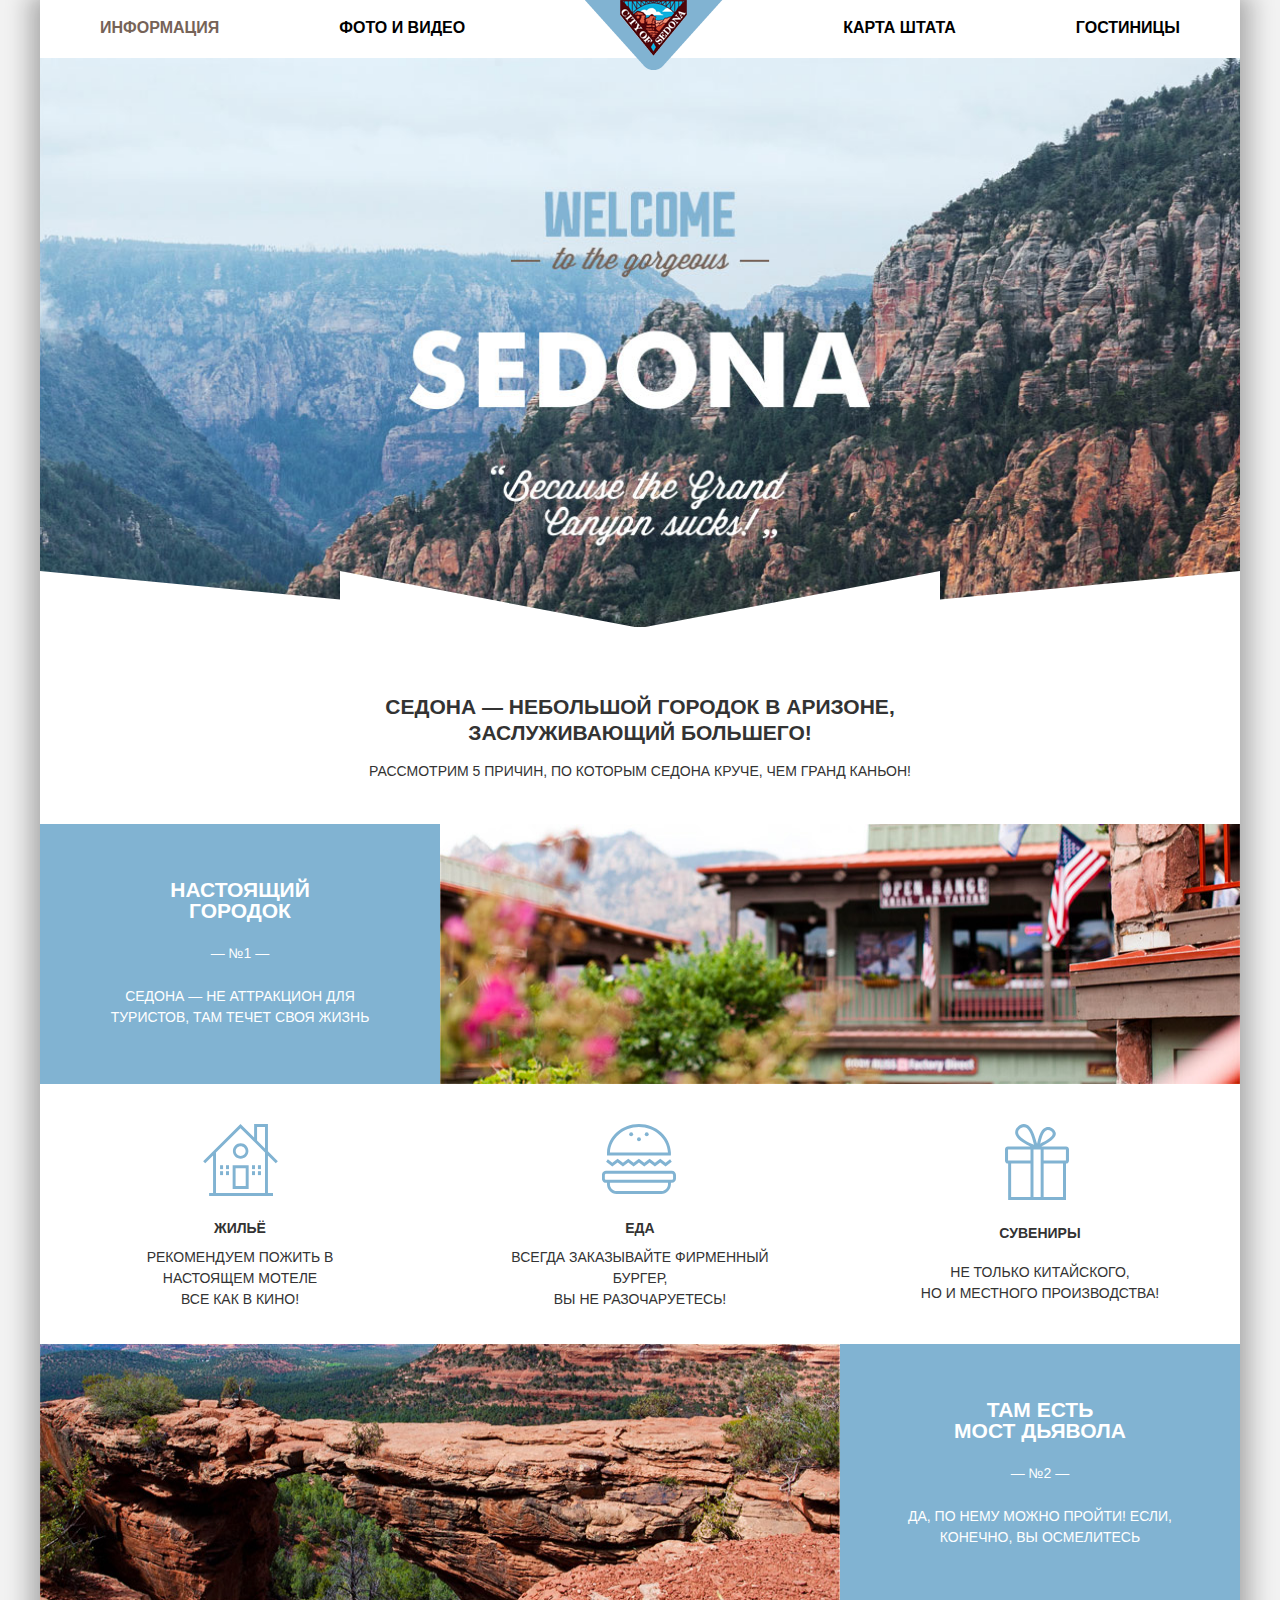
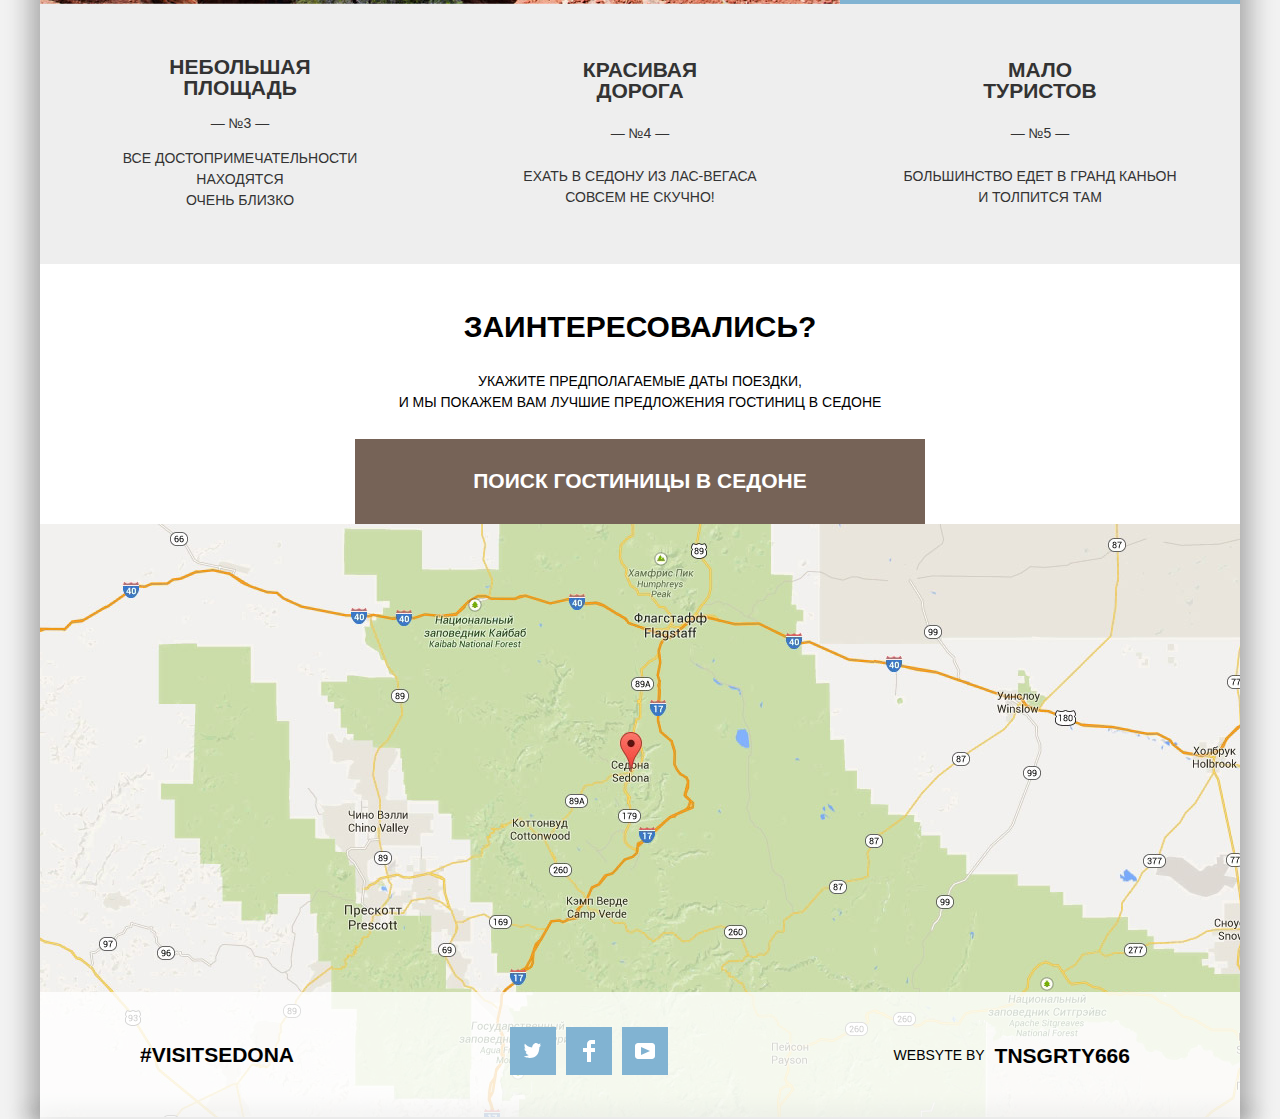
<file: index.html>
<!DOCTYPE html>
<html lang="ru">

<head>
  <meta charset="UTF-8">
  <title>Городок SEDONA</title>
  <link rel="stylesheet" href="styles/normalize.css">
  <link rel="stylesheet" href="styles/styles.css">
</head>

<body class="shadow">
  <header>
    <nav class="main-navigation">
      <ul class="main-navigation-list">
        <li><a>Информация</a></li>
        <li><a href="#">Фото и видео</a></li>
        <li><a><img src="images/logos/logo.png" alt="Логотип города Седона"></a></li>
        <li><a href="#">Карта штата</a></li>
        <li><a href="hotels.html">Гостиницы</a></li>
      </ul>
    </nav>
    <section class="promo">
      <h3 class="visually-hidden">Добро пожаловать в Седону!</h3>
      <img src="images/background.jpg" alt="Живописный вид на скалы и лес" width="1200" height="510">
    </section>
  </header>

  <main>
    <h1 class="main-title">Седона — небoльшой городок в Аризоне,<br> заслуживающий большего!</h1>
    <article class=" reasons">
      <h2>Рассмотрим 5 причин, по которым Седона круче, чем гранд каньон!</h2>
      <section class="reason-list">
        <h3 class="visually-hidden">Наши преимущества</h3>
        <div class="reason-wrapper-1">
          <p class="reason-item-town">
            <strong>Настоящий<br> городок</strong>
            <b>— №1 —</b>
            <b>Седона — не аттракцион для туристов, там течет своя жизнь</b>
          </p>
          <img src="images/content/town.jpg" alt="Фото старинного деревянного здания на фоне гор" width="800" height="260">
        </div>

        <div class="reason-wrapper-3">
          <img src="images/content/bridge.jpg" alt="Фото двух красных скал, образующих арку" width="800" height="260">
          <p class="reason-item-bridge">
            <strong>Там есть<br> мост дьявола</strong>
            <b>— №2 —</b>
            <b>Да, по нему можно пройти! Если, конечно, Вы осмелитесь</b>
          </p>
        </div>

        <div class="reason-wrapper-4">
          <p class="reason-other">
            <strong>Небольшая<br> площадь</strong>
            <b>— №3 —</b>
            <b>Все достопримечательности находятся<br> очень близко</b>
          </p>
          <p class="reason-other">
            <strong>Красивая<br> дорога</strong>
            <b>— №4 —</b>
            <b>Ехать в Седону из Лас-Вегаса<br> совсем не скучно!</b>
          </p>
          <p class="reason-other">
            <strong>Мало<br> туристов</strong>
            <b>— №5 —</b>
            <b>Большинство едет в Гранд Каньон<br> и толпится там</b>
          </p>
        </div>

        <section class="recommendation">
          <h3 class="visually-hidden">Наши рекомендации</h3>
          <ul class="reason-wrapper-2">
            <li class="recommendation-housing">
              <b>Жильё</b>
              <p>Рекомендуем пожить в настоящем мотеле<br> Все как в кино!</p>
            </li>
            <li class="recommendation-food">
              <b>Еда</b>
              <p>Всегда заказывайте фирменный бургер,<br> Вы не разочаруетесь!</p>
            </li>
            <li class="recommendation-souvenirs">
              <b>Сувениры</b>
              <p>Не только китайского,<br> но и местного производства!</p>
            </li>
          </ul>
        </section>
      </section>
    </article>

    <section class="booking">
      <h2 class="visually-hidden">Поиск гостиницы</h2>
      <strong>Заинтересовались?</strong>
      <p>Укажите предполагаемые даты поездки,<br> и мы покажем вам лучшие предложения гостиниц в седоне</p>
      <button class="button button-search js-search-button">Поиск гостиницы в Cедоне</button>
    </section>

    <section class="map">
      <iframe src="https://www.google.com/maps/embed?pb=!1m18!1m12!1m3!1d104770.38006208808!2d-111.86500682651474!3d34.85435842187661!2m3!1f0!2f0!3f0!3m2!1i1024!2i768!4f13.1!3m3!1m2!1s0x872da132f942b00d%3A0x5548c523fa6c8efd!2z0KHQtdC00L7QvdCwLCDQkNGA0LjQt9C-0L3QsCA4NjMzNiwg0KHQqNCQ!5e0!3m2!1sru!2sru!4v1565038781005!5m2!1sru!2sru" width="1200" height="870" frameborder="0" style="border:0" allowfullscreen></iframe>
      <img src="images/content/map.jpg" alt="Карта расположения" width="1200" height="593">
    </section>
  </main>

  <footer class="shadow footer-transparent">
    <section class="footer-social">
      <h2 class="visually-hidden">Мы в соцсетях</h2>
      <a class="hashtag" href="">#visitsedona</a>
      <ul>
        <li><a class="twitter" href="#"><span class="visually-hidden">Twitter</span></a></li>
        <li><a class="facebook" href="#"><span class="visually-hidden">Facebook</span></a></li>
        <li><a class="youtube" href="#"><span class="visually-hidden">Youtube</span></a></li>
      </ul>
      <p>Websyte by<a class="author-tag" href="#">TNSGRTY666</a></p>
    </section>
  </footer>

  <section class="modal">
    <form action="https://echo.htmlacademy.ru" method="get">
      <ul class="dates">
        <li>
          <label for="date-in">Дата заезда:</label>
          <input class="calendar-icon" id="date-in" type="text" name="date-in" placeholder="01 мая 2020">
        </li>
        <li>
          <label for="date-out">Дата выезда:</label>
          <input class="calendar-icon" id="date-out" type="text" name="date-out" placeholder="15 мая 2020">
        </li>
      </ul>
      <ul class="visitors">
        <li>
          <label for="adult">Взрослые:</label>
          <input id="adult" type="text" name="visitor" value="2">
        </li>
        <li>
          <label for="children">Дети:</label>
          <input id="children" type="text" name="children" value="0" placeholder="1">
        </li>
      </ul>
      <button class="button button-form">Найти</button>
    </form>
  </section>

  <script src="scripts/popup.min.js"></script>

</body>
</html>
</file>
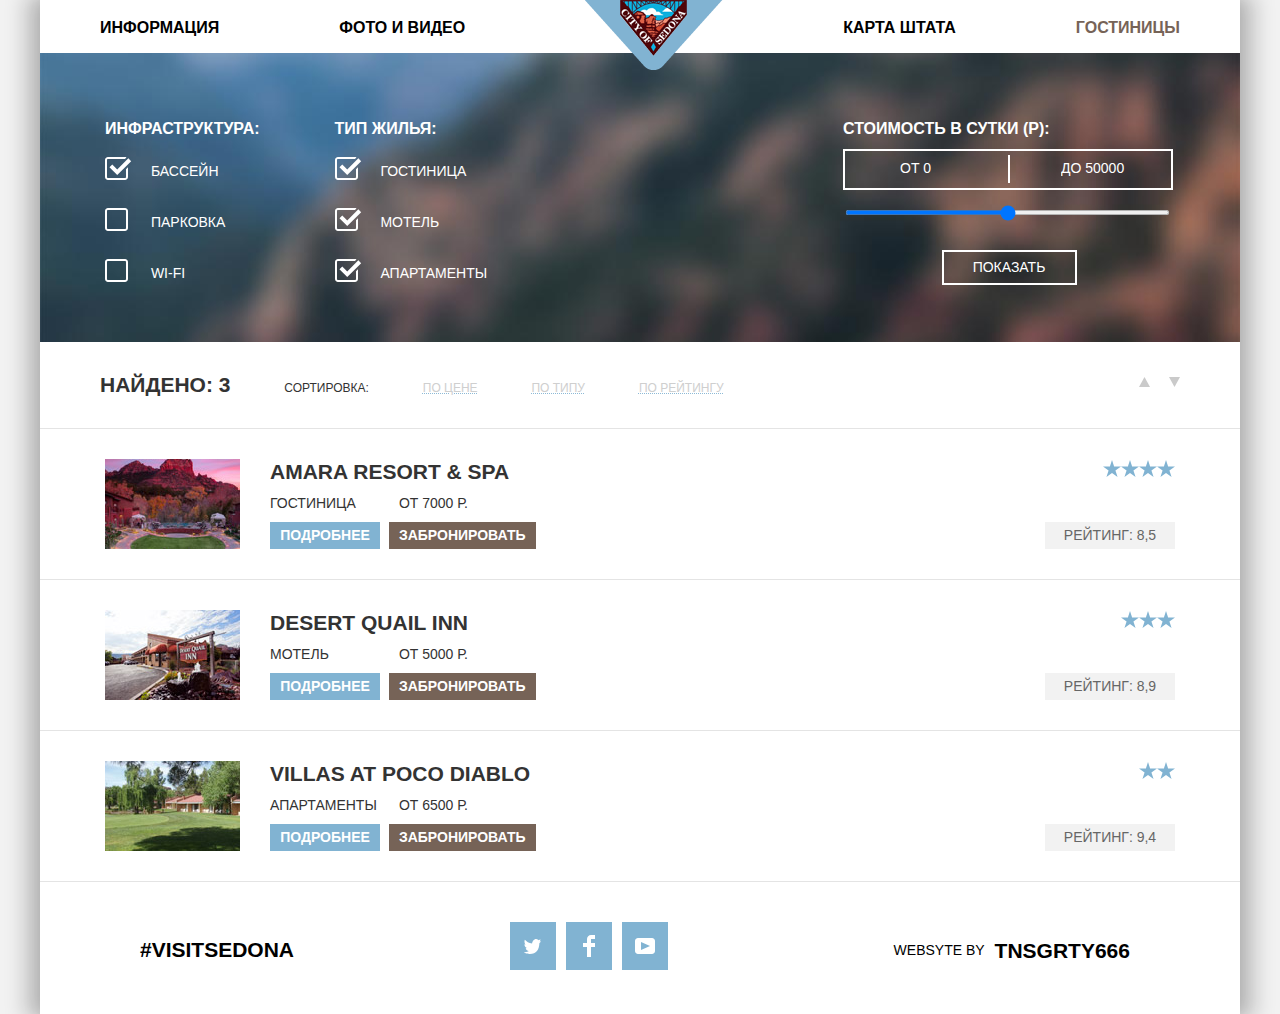
<file: hotels.html>
<!DOCTYPE html>
<html lang="ru">

<head>
  <meta charset="UTF-8">
  <title>Городок SEDONA</title>
  <link rel="stylesheet" href="styles/normalize.css">
  <link rel="stylesheet" href="styles/styles.min.css">
</head>

<body class="shadow inner-page">
  <header>
    <nav class="main-navigation">
      <ul class="main-navigation-list">
        <li><a href="index.html">Информация</a></li>
        <li><a href="#">Фото и видео</a></li>
        <li><a><img src="images/logos/logo.png" alt="Логотип города Седона"></a></li>
        <li><a href="#">Карта штата</a></li>
        <li><a>Гостиницы</a></li>
      </ul>
    </nav>
  </header>
  <main>

    <h1 class="visually-hidden">Седона — небольшой городок в Аризоне, заслуживающий большего!</h1>
    <section class="hotels-forms">
      <h2 class="visually-hidden">Поиск отеля</h2>
      <form class="filter" action="https://echo.htmlacademy.ru" method="get">
        <div class="accomodations">
          <div class="infrastructure">
            <fieldset>
              <legend>Инфраструктура:</legend>
              <ul>
                <li class="filter-option">
                  <label for="filter-swimming">
                    <input class="visually-hidden filter-input-checkbox" type="checkbox" name="swimming-pool" id="filter-swimming" checked>
                    <span class="checkbox-indicator"></span>
                    Бассейн</label>
                </li>
                <li class="filter-option">
                  <label for="filter-parking">
                    <input class="visually-hidden filter-input-checkbox" type="checkbox" name="parking" id="filter-parking">
                    <span class="checkbox-indicator"></span>
                    Парковка</label>
                </li>
                <li class="filter-option">
                  <label for="filter-wifi">
                    <input class="visually-hidden filter-input-checkbox" type="checkbox" name="wifi" id="filter-wifi">
                    <span class="checkbox-indicator"></span>
                    WI-FI</label>
                </li>
              </ul>
            </fieldset>
          </div>

          <div class="housing-type">
            <fieldset>
              <legend>Тип жилья:</legend>
              <ul>
                <li class="filter-option">
                  <label for="filter-hotel">
                    <input class="visually-hidden filter-input-checkbox" type="checkbox" name="hotel" id="filter-hotel" checked>
                    <span class="checkbox-indicator"></span>
                    Гостиница</label>
                </li>
                <li class="filter-option">
                  <label for="filter-motel">
                    <input class="visually-hidden filter-input-checkbox" type="checkbox" name="motel" id="filter-motel" checked>
                    <span class="checkbox-indicator"></span>
                    Мотель</label>
                </li>
                <li class="filter-option">
                  <label for="filter-apartments">
                    <input class="visually-hidden filter-input-checkbox" type="checkbox" name="apartments" id="filter-apartments" checked>
                    <span class="checkbox-indicator"></span>
                    Апартаменты</label>
                </li>
              </ul>
            </fieldset>
          </div>

        </div>
        <div class="cost">
          <fieldset>
            <legend>Стоимость в сутки (Р):</legend>
            <div class="input-connected">
              <label class="visually-hidden" for="cost-min">От</label>
              <span class="border-inside"></span>
              <input class="filter-input-cost filter-input-cost-1" type="text" name="cost-min" placeholder="ОТ 0" id="cost-min">
              <label class="visually-hidden" for="cost-max">До</label>
              <input class="filter-input-cost filter-input-cost-2" type="text" name="cost-max" placeholder="ДО 50000" id="cost-max">
            </div>
            <label class="visually-hidden" for="filter-cost">Стоимость</label>
            <input class="filter-input-range range-custom" type="range" min="0" max="50000" step="100" name="cost" id="filter-cost">
          </fieldset>
          <button class="button filter-button" type="submit">Показать</button>
        </div>
      </form>
    </section>

    <section class="content sort">
      <h2 class="visually-hidden">Сортировка результатов поиска</h2>
      <div class="sort-types">
        <b class="results">Найдено: 3</b>
        <b class="sort-title">Сортировка:</b>
        <a href="#">По цене</a>
        <a href="#">По типу</a>
        <a href="#">По рейтингу</a>
      </div>
      <div class="arrows">
        <a class="up" href="#">
          <svg version="1.1" xmlns="http://www.w3.org/2000/svg" xmlns:xlink="http://www.w3.org/1999/xlink" x="0px" y="0px" width="11px" height="10px" viewBox="0 0 11 10" enable-background="new 0 0 11 10" xml:space="preserve">
            <polygon fill="#231F20" points="5.5,0 0,10 11,10 " />
          </svg>
          <span class="visually-hidden">По возрастанию</span>
        </a>
        <a class="down" href="#">
          <svg version="1.1" xmlns="http://www.w3.org/2000/svg" xmlns:xlink="http://www.w3.org/1999/xlink" x="0px" y="0px" width="11px" height="10px" viewBox="0 0 11 10" enable-background="new 0 0 11 10" xml:space="preserve">
            <polyline fill="#231F20" points="5.5,10 0,0 11,0 " />
          </svg>
          <span class="visually-hidden">По убыванию</span></a>
      </div>
    </section>

    <section>
      <h2 class="visually-hidden">Найденные варианты</h2>
      <ul class="searched-variants">
        <li class="searched-item">
          <div class="searched-item-wrapper">
            <img src="images/content/hotel1.jpg" alt="Фото гостиницы Amara Resort" width="135" height="90">
            <div class="description-wrapper">
              <b>Amara Resort &amp; Spa</b>
              <span>
                <i>Гостиница</i>
                <i>От 7000 Р.</i>
              </span>
              <div>
                <button class="button button-about">Подробнее</button>
                <button class="button button-booking">Забронировать</button>
              </div>
            </div>
          </div>
          <p class="rating">
            <i class="four-stars">
              <span class="visually-hidden">4 звезды</span>
            </i>
            <b>Рейтинг: 8,5</b>
          </p>
        </li>

        <li class="searched-item">
          <div class="searched-item-wrapper">
            <img src="images/content/hotel2.jpg" alt="Фото мотеля Desert Quail Inn" width="135" height="90">
            <div class="description-wrapper">
              <b>Desert Quail Inn</b>
              <span>
                <i>Мотель</i>
                <i>От 5000 Р.</i>
              </span>
              <div>
                <button class="button button-about">Подробнее</button>
                <button class="button button-booking">Забронировать</button>
              </div>
            </div>
          </div>
          <p class="rating">
            <i class="three-stars">
              <span class="visually-hidden">3 звезды</span>
            </i>
            <b>Рейтинг: 8,9</b>
          </p>
        </li>

        <li class="searched-item">
          <div class="searched-item-wrapper">
            <img src="images/content/hotel3.jpg" alt="Фото Villas at Poco Diablo" width="135" height="90">
            <div class="description-wrapper">
              <b>Villas at Poco Diablo</b>
              <span>
                <i>Апартаменты</i>
                <i>ОТ 6500 Р.</i>
              </span>
              <div>
                <button class="button button-about">Подробнее</button>
                <button class="button button-booking">Забронировать</button>
              </div>
            </div>
          </div>
          <p class="rating">
            <i class="two-stars">
              <span class="visually-hidden">2 звезды</span>
            </i>
            <b>Рейтинг: 9,4</b>
          </p>
        </li>
      </ul>
    </section>
  </main>

  <footer class="inner-page">
    <section class="footer-social">
      <h2 class="visually-hidden">Мы в соцсетях</h2>
      <a class="hashtag" href="">#visitsedona</a>
      <ul>
        <li><a class="twitter" href="#"><span class="visually-hidden">Twitter</span></a></li>
        <li><a class="facebook" href="#"><span class="visually-hidden">Facebook</span></a></li>
        <li><a class="youtube" href="#"><span class="visually-hidden">Youtube</span></a></li>
      </ul>
      <p>Websyte by<a class="author-tag" href="#">TNSGRTY666</a></p>
    </section>
  </footer>

</body>
</html>
</file>
<file: styles/styles.css>
html,
body {
  width: 1200px;
  margin: 0 auto;
  padding: 0;

  font-family: "PT Sans", Arial, sans-serif;
  font-size: 14px;
  line-height: 21px;
  font-weight: normal;
  color: #333;
  text-transform: uppercase;

  background-color: #f2f2f2;
}

.visually-hidden:not(focus):not(active),
input[type="checkbox"].visually-hidden,
input[type="radio"].visually-hidden {
  position: absolute;

  width: 1px;
  height: 1px;
  margin: -1px;
  border: 0;
  padding: 0;

  white-space: nowrap;

  -webkit-clip-path: inset(100%);

  clip-path: inset(100%);
  clip: rect(0 0 0 0);
  overflow: hidden;
}

.shadow {
  width: 1200px;
  background-color: #fff;
  
  -webkit-box-shadow: 10px 0 20px 5px rgba(0, 0, 0, 0.2),
              -10px 0 20px 5px rgba(0, 0, 0, 0.2);
  
  box-shadow: 10px 0 20px 5px rgba(0, 0, 0, 0.2),
              -10px 0 20px 5px rgba(0, 0, 0, 0.2);
}

.main-navigation-list {
  display: -webkit-box;
  display: -ms-flexbox;
  display: flex;
  -webkit-box-orient: horizontal;
  -webkit-box-direction: normal;
  -ms-flex-flow: row wrap;
  flex-flow: row wrap;
  -ms-flex-preferred-size: 1200px;
  flex-basis: 1200px;
  min-height: 58px;
  -ms-flex-pack: distribute;
  justify-content: space-around;
  -webkit-box-align: start;
  -ms-flex-align: start;
  align-items: flex-start;
  
  margin: 0;
  padding: 0;
  
  list-style: none;
}

.main-navigation-list a {
  display: inline-block;
  padding: 15px 20px 25px 20px;
  
  color: #000;
  font-size: 16px;
  line-height: 26px;
  font-weight: bold;
  text-decoration: none;
}

.main-navigation-list a:not([href]),
.main-navigation-list a:not([href]):hover,
.main-navigation-list a:not([href]):active {
  color: #766357;
}

.main-navigation-list a:hover {
  color: #81b3d2;
}

.main-navigation-list a:active {
  color: #bdbbbc;
}

.main-navigation-list a img {
  position: relative;
  margin-top: -15px;
  width: 138px;
  height: 70px;
  
  z-index: 2;
}

.promo img {
  width: 1200px;
  height: 570px;
  margin-top: -45px;
  margin-bottom: 60px;
  
  -o-object-fit: cover;
  
  object-fit: cover;
  
  -webkit-clip-path: polygon(0 0, 0 90%, 25% 95%, 25% 90%, 50% 100%,
                    75% 90%, 75% 95%, 100% 90%, 100% 0);
  
  clip-path: polygon(0 0, 0 90%, 25% 95%, 25% 90%, 50% 100%,
                    75% 90%, 75% 95%, 100% 90%, 100% 0);
}

.inner-page .promo {
  display: -webkit-box;
  display: -ms-flexbox;
  display: flex;
  -webkit-box-orient: vertical;
  -webkit-box-direction: normal;
  -ms-flex-flow: column wrap;
  flex-flow: column wrap;
  -ms-flex-preferred-size: 220px;
  flex-basis: 220px;
}

.inner-page .promo img {
  width: 1200px;
  height: 220px;
  margin-top: -45px;
  margin-bottom: 60px;
  
  -o-object-fit: cover;
  
  object-fit: cover;
}

.main-title {
  margin: 0;
  padding: 0;
  
  font-size: 21px;
  line-height: 26px;
  
  text-align: center;
}

.reasons h2 {
  
  margin-bottom: 40px;
  
  font-size: 14px;
  line-height: 26px;
  font-weight: normal;
  
  color: #333;
  text-align: center;
}

.reason-list {
  display: -webkit-box;
  display: -ms-flexbox;
  display: flex;
  -webkit-box-orient: vertical;
  -webkit-box-direction: normal;
  -ms-flex-flow: column wrap;
  flex-flow: column wrap;
  -webkit-box-align: center;
  -ms-flex-align: center;
  align-items: center;
}

.reason-wrapper-1,
.reason-wrapper-2,
.reason-wrapper-3,
.reason-wrapper-4 {
  display: -webkit-box;
  display: -ms-flexbox;
  display: flex;
  -webkit-box-orient: horizontal;
  -webkit-box-direction: normal;
  -ms-flex-direction: row;
  flex-direction: row;
}

.reason-wrapper-1 .reason-item-town,
.reason-wrapper-3 .reason-item-bridge,
.reason-other {
  display: -webkit-box;
  display: -ms-flexbox;
  display: flex;
  -webkit-box-orient: vertical;
  -webkit-box-direction: normal;
  -ms-flex-direction: column;
  flex-direction: column;
  min-width: 310px;
  min-height: 170px;
  -ms-flex-pack: distribute;
  justify-content: space-around;
  -webkit-box-align: center;
  -ms-flex-align: center;
  align-items: center;
  
  margin: 0;
  padding: 45px;
  
  color: #fff;
  background-color: #81b3d2;
}


.reason-wrapper-1 .reason-item-town b,
.reason-wrapper-3 .reason-item-bridge b,
.reason-wrapper-4 .reason-other b,
.booking p {
  font-size: 14px;
  line-height: 21px;
  font-weight: normal;
  text-align: center;
}

.reason-wrapper-1 .reason-item-town strong,
.reason-wrapper-3 .reason-item-bridge strong,
.reason-wrapper-4 .reason-other strong {
  font-size: 21px;
  line-height: 21px;
  text-align: center;
}

.reason-other {
  color: #333;
  background-color: #eee;
}

.reason-wrapper-2 {
  -webkit-box-pack: justify;
  -ms-flex-pack: justify;
  justify-content: space-between;
  -webkit-box-align: center;
  -ms-flex-align: center;
  align-items: center;
  
  margin: 0;
  padding: 0;
  list-style: none;
}

.reason-wrapper-1 {
  max-width: 1200px;
  -webkit-box-ordinal-group: 2;
  -ms-flex-order: 1;
  order: 1;
}

.recommendation {
  max-width: 1200px;
  -webkit-box-ordinal-group: 3;
  -ms-flex-order: 2;
  order: 2;
}

.reason-wrapper-3 {
  max-width: 1200px;
  -webkit-box-ordinal-group: 4;
  -ms-flex-order: 3;
  order: 3;
}

.reason-wrapper-4 {
  max-width: 1200px;
  -webkit-box-ordinal-group: 5;
  -ms-flex-order: 4;
  order: 4;
  
  z-index: 2;
}

.recommendation-housing, 
.recommendation-food,
.recommendation-souvenirs,
.booking {display: -webkit-box;display: -ms-flexbox;display: flex;
  -webkit-box-orient: vertical;
  -webkit-box-direction: normal;
  -ms-flex-direction: column;
  flex-direction: column;
  min-width: 310px;
  min-height: 165px;
  -ms-flex-pack: distribute;
  justify-content: space-around;
  -webkit-box-align: center;
  -ms-flex-align: center;
  align-items: center;
  
  margin: 0;
  padding: 45px;
}

.recommendation-housing, 
.recommendation-food,
.recommendation-souvenirs {
  min-width: 260px;
  min-height: 100px;
  padding: 130px 70px 30px 70px;
}

.recommendation-housing p, 
.recommendation-food p,
.recommendation-souvenirs p {
  margin: 0;
  padding: 0;
  text-align: center;
}

.recommendation-housing {
  background-image: url("../images/logos/house.svg");
  background-repeat: no-repeat;
  background-position: 163px 40px;
}

.recommendation-food {
  background-image: url("../images/logos/burger.svg");
  background-repeat: no-repeat;
  background-position: 162px 40px;
}

.recommendation-souvenirs {
  background-image: url("../images/logos/souvenir.svg");
  background-repeat: no-repeat;
  background-position: 165px 40px;
}

.booking {
  position: relative;
  display: -webkit-box;
  display: -ms-flexbox;
  display: flex;
  -webkit-box-orient: vertical;
  -webkit-box-direction: normal;
  -ms-flex-flow: column wrap;
  flex-flow: column wrap;
  -webkit-box-pack: justify;
  -ms-flex-pack: justify;
  justify-content: space-between;
  width: 1200px;
  min-height: 215px;
  margin: 0;
  padding: 0;
  padding-top: 45px;
  
  color: #000;
  background-color: #fff;
  
  z-index: 2;
}

.booking strong {
  font-size: 30px;
  line-height: 36px;
  font-weight: bold;
  
  z-index: 2;
  overflow: hidden;
}

.button {
  border: none;
  
  color: #fff;
  background-color: #766357;
  font-size: 21px;
  line-height: 26px;
  font-weight: bold;
  
  text-transform: uppercase;
  cursor: pointer;
}

.booking .button-search {
  position: relative;
  
  min-width: 570px;
  min-height: 85px;
  border: none;
  
  z-index: 2;
}

.booking .button-search:hover {
  background-color: #604e43;
}

.booking .button-search:active {
  background-color: #503e33;
  color: #857871;
}

.map img {
  width: 1200px;
  min-height: 480px;
  
  -o-object-fit: cover;
  
  object-fit: cover;
  
  z-index: 1;
}

.map {
  position: relative;
  width: 1200px;
  height: 593px;
  overflow: hidden;
}

.map iframe {
  position: absolute;
  top: 0;
  left: 0;
}

.footer-transparent {
  position: relative;
}

.footer-social {
  position: absolute;
  top: 10px;
  left: 0;
  
  display: -webkit-box;
  
  display: -ms-flexbox;
  
  display: flex;
  -webkit-box-pack: justify;
  -ms-flex-pack: justify;
  justify-content: space-between;
  
  width: 1200px;
  min-height: 120px;
  
  margin: 0;
  margin-top: -135px;
  
  color: #000;
  background-color: rgba(255, 255, 255, 0.8);
  background-position: top;
}

.footer-social .hashtag {
  padding: 50px 100px;
  
  color: #000;
  font-size: 21px;
  line-height: 26px;
  font-weight: bold;
  text-align: center;
  
  text-decoration: none;
}

.footer-social .hashtag:hover {
  color: #81b3d2;
}

.footer-social .hashtag:active {
  color: #bdbbbc;
}

.footer-social ul {
  display: -webkit-box;
  display: -ms-flexbox;
  display: flex;
  list-style: none;
  margin: 0;
  padding: 35px 100px;
}

.footer-social ul li{
  position: relative;
  
  padding: 0;
  margin-right: 10px;
  width: 46px;
  height: 48px;
  
  background-color: #81b3d2;
}

.footer-social li a:hover {
  background-color: #669ec0;
}

.footer-social li a:active {
  opacity: 0.3;
}

.footer-social li a {
  position: absolute;
  width: 46px;
  height: 48px;
  top: 0;
  left: 0;
}

.footer-social .twitter {
  background-image: url(../images/logos/t.svg);
  background-repeat: no-repeat;
  background-position: center;
}

.footer-social .facebook {
  background-image: url(../images/logos/fb-icon.svg);
  background-repeat: no-repeat;
  background-position: center;
}

.footer-social .youtube {
  background-image: url(../images/logos/youtube.svg);
  background-repeat: no-repeat;
  background-position: center;
}

.footer-social p {
  margin: 0;
  padding: 50px 100px;
  
  font-size: 14px;
  line-height: 26px;
}

.footer-social .author-tag {
  margin: 0;
  padding: 0 10px;
  
  color: #000;
  font-size: 21px;
  line-height: 26px;
  font-weight: bold;
  vertical-align: middle;
  
  text-decoration: none;
}

.footer-social .author-tag:hover {
  color: #81b3d2;
}

.footer-social .author-tag:active {
  color: #bdbbbc;
}

/*Модальное окно*/

.modal {
  position: absolute;
  -webkit-box-sizing: border-box;
  box-sizing: border-box;
  
  top: 1695px;

  width: 570px;
  min-height: 395px;
  
  padding: 55px;
  margin-left: 315px;
  margin-right: auto;
  
  color: #000;
  background-color: #fff;
  border: 1px solid rgba(202, 202, 202, 0.5);
  
  overflow: hidden;
  z-index: 1;
  
  display: none;
}

.modal-close {
  display: inherit;
  
  top: 1695px;
  -webkit-animation-name: slide-up;
  animation-name: slide-up;
  -webkit-animation-duration: 0.4s;
  animation-duration: 0.4s;
}

.modal-show {
  display: block;
  
  top: 2093px;
  -webkit-animation-name: bounce;
  animation-name: bounce;
  -webkit-animation-duration: 0.8s;
  animation-duration: 0.8s;
}


.modal form {
  display: -webkit-box;
  display: -ms-flexbox;
  display: flex;
  -webkit-box-orient: vertical;
  -webkit-box-direction: normal;
  -ms-flex-flow: column wrap;
  flex-flow: column wrap;
  min-height: 285px;
  
  font-weight: bold;
}

.modal .dates {
  display: -webkit-box;
  display: -ms-flexbox;
  display: flex;
  -webkit-box-orient: vertical;
  -webkit-box-direction: normal;
  -ms-flex-flow: column wrap;
  flex-flow: column wrap;
  
  margin: 0;
  padding: 0;

  list-style: none;
}

.modal .visitors {
  display: -webkit-box;
  display: -ms-flexbox;
  display: flex;
  -webkit-box-orient: horizontal;
  -webkit-box-direction: normal;
  -ms-flex-flow: row nowrap;
  flex-flow: row nowrap;
  -webkit-box-pack: justify;
  -ms-flex-pack: justify;
  justify-content: space-between;
  margin: 0;
  padding: 0;

  list-style: none;
}

.modal .dates li,
.modal .visitors li {
  display: -webkit-box;
  display: -ms-flexbox;
  display: flex;
  -webkit-box-pack: justify;
  -ms-flex-pack: justify;
  justify-content: space-between;
  -webkit-box-align: center;
  -ms-flex-align: center;
  align-items: center;
  
  padding-bottom: 30px;
}

.calendar-icon {
  background-image: url(../images/logos/calendar-gray.svg);
  background-repeat: no-repeat;
  background-position: 310px 10px;
}

.calendar-icon:hover {
  background-image: url(../images/logos/calendar.svg);
  background-repeat: no-repeat;
  background-position: 310px 10px;
}

.calendar-icon:focus,
.calendar-icon:active {
  background-image: url(../images/logos/calendar-blue.svg);
  background-repeat: no-repeat;
  background-position: 310px 10px;
  
  -webkit-transition: 0.2s;
  
  transition: 0.2s;
}

.modal .dates input {
  width: 265px;
  min-height: 40px;
  
  padding: 0 60px 0 20px;
  
  background-color: #f2f2f2;
  border: none;
}

.modal .visitors input {
  width: 35px;
  min-height: 40px;
  
  padding: 0 40px;
  
  background-color: #f2f2f2;
  border: none;
  text-align: center;
}

.modal .visitors label {
  padding-right: 40px;
}

.button-form {
  width: 460px;
  height: 60px;
  
  color: #fff;
  background-color: #81b3d2;
}

.button-form:hover {
  background-color: #669ec0;
}

.button-form:active {
  color: #94b9d2;
  background-color: #5496bd;
}

/*Анимация попапа*/

@-webkit-keyframes bounce {
  0%   { -webkit-transform: translateY(-397px); transform: translateY(-397px);  }
  70%  { -webkit-transform: translateY(30px); transform: translateY(30px);    }
  90%  { -webkit-transform: translateY(-10px); transform: translateY(-10px);   }
  100% { -webkit-transform: translateY(0); transform: translateY(0);       }
}

@keyframes bounce {
  0%   { -webkit-transform: translateY(-397px); transform: translateY(-397px);  }
  70%  { -webkit-transform: translateY(30px); transform: translateY(30px);    }
  90%  { -webkit-transform: translateY(-10px); transform: translateY(-10px);   }
  100% { -webkit-transform: translateY(0); transform: translateY(0);       }
}


@-webkit-keyframes slide-up {
  0%   { -webkit-transform: translateY(397px); transform: translateY(397px);       }
  100% { -webkit-transform: translateY(0); transform: translateY(0);  }
}


@keyframes slide-up {
  0%   { -webkit-transform: translateY(397px); transform: translateY(397px);       }
  100% { -webkit-transform: translateY(0); transform: translateY(0);  }
}

/*Внутренняя страница*/

.inner-page > .footer-social {
  position: inherit;
  display: -webkit-box;
  display: -ms-flexbox;
  display: flex;
  -webkit-box-pack: justify;
  -ms-flex-pack: justify;
  justify-content: space-between;
  
  width: 1200px;
  min-height: 120px;
  
  margin-top: 5px;
  
  color: #000;
  background-color: #fff;
}

.hotels-forms {
  width: 1200px;
  min-height: 215px;
  margin: 0;
  margin-top: -50px;
  margin-bottom: 30px;
  padding: 30px 0;
  
  background-image: url(../images/background-inner2.jpg);
  background-repeat: no-repeat;
  background-position: center;
}
.hotels-forms form {
  display: -webkit-box;
  display: -ms-flexbox;
  display: flex;
  -ms-flex-preferred-size: 1200px;
  flex-basis: 1200px;
  -webkit-box-orient: horizontal;
  -webkit-box-direction: normal;
  -ms-flex-flow: row wrap;
  flex-flow: row wrap;
  -webkit-box-pack: justify;
  -ms-flex-pack: justify;
  justify-content: space-between;
  -webkit-box-align: start;
  -ms-flex-align: start;
  align-items: flex-start;
}

.hotels-forms fieldset {
  border: none;
  margin: 0;
  padding: 0;
}

.accomodations {
  display: -webkit-box;
  display: -ms-flexbox;
  display: flex;
  -webkit-box-orient: horizontal;
  -webkit-box-direction: normal;
  -ms-flex-flow: row nowrap;
  flex-flow: row nowrap;
  -webkit-box-pack: start;
  -ms-flex-pack: start;
  
  margin: 0;
  
  color: #fff;
}

.cost {
  display: -webkit-box;
  display: -ms-flexbox;
  display: flex;
  -webkit-box-orient: vertical;
  -webkit-box-direction: normal;
  -ms-flex-flow: column wrap;
  flex-flow: column nowrap;
  -webkit-box-align: center;
  -ms-flex-align: center;
  align-items: center;
  -ms-flex-preferred-size: 215px;
  flex-basis: 215px;
  
  width: 440px;
  margin: 35px 65px 15px 15px;
  
  color: #fff;
}

.infrastructure, 
.housing-type {
  display: -webkit-box;
  display: -ms-flexbox;
  display: flex;
  -webkit-box-orient: vertical;
  -webkit-box-direction: normal;
  -ms-flex-flow: column wrap;
  flex-flow: column wrap;
  min-width: 150px;
  -webkit-box-pack: start;
  -ms-flex-pack: start;
  justify-content: flex-start;
  -webkit-box-align: end;
  -ms-flex-align: end;
  align-items: flex-end;
  
  margin: 35px 10px 10px 65px;
}

.infrastructure ul, 
.housing-type ul {
  -ms-flex-item-align: end;
  align-self: flex-end;
  list-style: none;
  margin: 0;
  padding: 0;
}

.filter-input-cost {
  width: 100px;
  min-height: 35px;
  margin-bottom: 10px;
  
  padding: 0 10px 2px 55px;
  
  color: #fff;
  
  border: 2px solid #fff;
  background-color: transparent;
  
  outline: none;
}

.filter-input-cost::-webkit-input-placeholder {
  color: #fff;
}

.filter-input-cost:-ms-input-placeholder {
  color: #fff;
}

.filter-input-cost::placeholder {
  color: #fff;
}

.filter-input-cost-1 {
  margin-right: -2px;
  border-right: transparent;
}

.input-connected {
  position: relative;
  
  display: -webkit-inline-box;
  display: -ms-inline-flexbox;
  display: inline-flex;
  -webkit-box-orient: horizontal;
  -webkit-box-direction: normal;
  -ms-flex-flow: row nowrap;
  flex-flow: row nowrap;
}

.cost fieldset {
  display: -webkit-box;
  display: -ms-flexbox;
  display: flex;
  -webkit-box-orient: vertical;
  -webkit-box-direction: normal;
  -ms-flex-flow: column nowrap;
  flex-flow: column nowrap;
}

.inner-page .border-inside::after {
  content: "";
  
  position: absolute;
  
  display: inline-block;
  width: 2px;
  height: 28px;
  top: 6px;
  left: 165px;
  
  background-color: #fff;
}

.filter-input-cost-2 {
  margin-left: -2px;
  border-left: transparent;
}

.filter-input-range {
  width: 325px;
  height: 5px;
  margin: 10px 5px 35px 2px;
  padding: 0;
  -ms-flex-item-align: center;
  align-self: center;
}

.inner-page .accomodations legend,
.inner-page .cost legend {
  font-size: 16px;
  line-height: 21px;
  font-weight: bold;
  text-align: left;
  margin-bottom: 10px;
}

.inner-page .filter-button {
  border: 2px solid #fff;
  background-color: transparent;
  min-width: 135px;
  min-height: 35px;
  
  margin: 0 80px;
  -ms-flex-item-align: center;
  align-self: center;
  
  font-size: 14px;
  line-height: 21px;
  font-weight: normal;
}

.accomodations .filter-option {
  margin-bottom: 18px;
}

.filter-option .checkbox-indicator {
  display: inline-block;
  position: relative;
  top: 6px;
  left: 0;
  width: 27px;
  height: 27px;
  margin-right: 15px;
  
  background-image: url(../images/logos/checkbox-off.svg);
  background-repeat: no-repeat;
  background-position: left;
}

.filter-input-checkbox:checked + .checkbox-indicator {
  background-image: url(../images/logos/checkbox-on.svg);
  background-repeat: no-repeat;
  
}

.filter-input-checkbox:focus + .checkbox-indicator {
  outline: 1px dotted rgba(129, 179, 210, 0.6);
}

.sort {
  display: -webkit-box;
  display: -ms-flexbox;
  display: flex;
  -webkit-box-pack: justify;
  -ms-flex-pack: justify;
  justify-content: space-between;
  margin: 30px 60px;
}

.sort .results {
  font-size: 21px;
  line-height: 26px;
  font-weight: bold;
  padding-right: 50px;
}

.sort .sort-title {
  font-size: 12px;
  line-height: 18px;
  font-weight: normal;
  padding: 0 50px 0 0;
}

.sort-types a {
  color: #cacaca;
  
  font-size: 12px;
  line-height: 18px;
  font-weight: normal;
  padding: 0 50px 0 0;
  -webkit-text-decoration-style: dotted;
  text-decoration-style: dotted;
  -webkit-text-decoration-color: #81b3d2;
  text-decoration-color: #81b3d2;
  
  opacity: 0.9;
  outline: none;
}

.sort-types a:hover {
  color: #81b3d2;
  opacity: 1;
}

.sort-types a:active,
.sort-types a:focus {
  color: #000;
  text-decoration: none;
}


.arrows a {
  padding-left: 15px;
  text-decoration: none;
}

.arrows .up polygon,
.arrows .down polyline {
  fill: #cacaca;
}

.arrows .up:hover polygon,
.arrows .down:hover polyline {
  fill: #000;
}

.arrows .up:active polygon,
.arrows .up:focus polygon,
.arrows .down:active polyline,
.arrows .down:focus polyline {
  fill: #81b3d2;
}

.searched-variants {
  display: -webkit-box;
  display: -ms-flexbox;
  display: flex;
  -webkit-box-orient: vertical;
  -webkit-box-direction: normal;
  -ms-flex-flow: column wrap;
  flex-flow: column wrap;
  -webkit-box-pack: start;
  -ms-flex-pack: start;
  justify-content: flex-start;
  
  margin: 0;
  padding: 0;
  
  list-style: none;
}

.searched-item {
  display: -webkit-box;
  display: -ms-flexbox;
  display: flex;
  -webkit-box-orient: horizontal;
  -webkit-box-direction: normal;
  -ms-flex-flow: row wrap;
  flex-flow: row wrap;
  -webkit-box-pack: justify;
  -ms-flex-pack: justify;
  justify-content: space-between;
  min-height: 90px;
  max-width: 1200px;
  
  padding: 30px  65px;
 
  border-top: 1px solid rgba(202, 202, 202, 0.5);
}

.searched-item:last-child {
  border-bottom: 1px solid rgba(202, 202, 202, 0.5);
}

.searched-item .searched-item-wrapper {
  display: -webkit-box;
  display: -ms-flexbox;
  display: flex;
}

.searched-item .searched-item-wrapper img {
  width: 135px;
  height: 90px;
}

.searched-item-wrapper .description-wrapper {
  display: -webkit-box;
  display: -ms-flexbox;
  display: flex;
  -webkit-box-orient: vertical;
  -webkit-box-direction: normal;
  -ms-flex-flow: column wrap;
  flex-flow: column wrap;
  -webkit-box-pack: justify;
  -ms-flex-pack: justify;
  justify-content: space-between;
  -webkit-box-align: start;
  -ms-flex-align: start;
  align-items: flex-start;
  min-width: 260px;
  
  padding: 0 30px;
}

.description-wrapper i {
  display: -webkit-inline-box;
  display: -ms-inline-flexbox;
  display: inline-flex;
  min-width: 125px;
  -webkit-box-pack: start;
  -ms-flex-pack: start;
  justify-content: flex-start;
  
  font-style: normal;
  font-size: 14px;
  line-height: 21px;
  font-weight: normal;
}

.searched-variants .rating {
  position: relative;
  display: -webkit-box;
  display: -ms-flexbox;
  display: flex;
  -webkit-box-orient: vertical;
  -webkit-box-direction: normal;
  -ms-flex-flow: column wrap;
  flex-flow: column wrap;
  -webkit-box-pack: end;
  -ms-flex-pack: end;
  justify-content: flex-end;
  
  margin: 0;
  padding: 0;
}

.description-wrapper b {
  font-size: 21px;
  line-height: 26px;
  font-weight: bold;
}

.description-wrapper b:hover,
.description-wrapper b:focus {
  color: #669ec0;
}

.description-wrapper b:active {
  color: #cacaca;
}

.description-wrapper .button-about {
  min-width: 110px;
  min-height: 27px;
  margin-right: 5px;
  padding: 0 10px;
  
  color: #fff;
  font-size: 14px;
  line-height: 21px;
  font-weight: bold;
  
  background-color: #81b3d2;
}

.description-wrapper .button-about {
  min-width: 110px;
  min-height: 27px;
  margin-right: 5px;
  padding: 0 10px;
  
  color: #fff;
  font-size: 14px;
  line-height: 21px;
  font-weight: bold;
  vertical-align: middle;
  
  background-color: #81b3d2;
  
  outline: none;
}

.description-wrapper .button-booking {
  min-width: 145px;
  min-height: 27px;
  margin-right: 5px;
  padding: 0 10px;
  
  color: #fff;
  font-size: 14px;
  line-height: 21px;
  font-weight: bold;
  vertical-align: middle;
  
  background-color: #766357;
  
  outline: none;
}

.description-wrapper .button-about:hover,
.description-wrapper .button-about:focus {
  background-color: #669ec0;
}

.description-wrapper .button-about:active {
  color: #94b9d2;
  background-color: #669ec0;
}

.description-wrapper .button-booking:hover,
.description-wrapper .button-booking:focus {
  background-color: #604e43;
}

.description-wrapper .button-booking:active {
  color: #928a85;
  background-color: #503e33;
}

.rating b {
  min-width: 110px;
  min-height: 17px;
  margin: 0;
  padding: 3px 10px;
  
  color: #666;
  font-size: 14px;
  line-height: 21px;
  font-weight: normal;
  text-align: center;
  vertical-align: middle;
  
  background-color: #f2f2f2;
}


.rating .two-stars {
  position: absolute;
  
  top: 0;
  right: 0;
  
  width: 36px;
  height: 18px;
  
  background-image: url(../images/logos/star%20.svg);
  background-repeat: repeat-x;
  background-position: right;
}

.rating .three-stars {
  position: absolute;
  
  top: 0;
  right: 0;
  
  width: 54px;
  height: 18px;
  
  background-image: url(../images/logos/star%20.svg);
  background-repeat: repeat-x;
  background-position: right;
}

.rating .four-stars {
  position: absolute;
  
  top: 0;
  right: 0;
  
  width: 72px;
  height: 18px;
  
  background-image: url(../images/logos/star%20.svg);
  background-repeat: repeat-x;
  background-position: right;
}
</file>
<file: styles/styles.min.css>
body,html{width:1200px;margin:0 auto;padding:0;font-family:"PT Sans",Arial,sans-serif;font-size:14px;line-height:21px;font-weight:400;color:#333;text-transform:uppercase;background-color:#f2f2f2}.visually-hidden:not(focus):not(active),input[type=checkbox].visually-hidden,input[type=radio].visually-hidden{position:absolute;width:1px;height:1px;margin:-1px;border:0;padding:0;white-space:nowrap;-webkit-clip-path:inset(100%);clip-path:inset(100%);clip:rect(0 0 0 0);overflow:hidden}.shadow{width:1200px;background-color:#fff;-webkit-box-shadow:10px 0 20px 5px rgba(0,0,0,.2),-10px 0 20px 5px rgba(0,0,0,.2);box-shadow:10px 0 20px 5px rgba(0,0,0,.2),-10px 0 20px 5px rgba(0,0,0,.2)}.main-navigation-list{display:-webkit-box;display:-ms-flexbox;display:flex;-webkit-box-orient:horizontal;-webkit-box-direction:normal;-ms-flex-flow:row wrap;flex-flow:row wrap;-ms-flex-preferred-size:1200px;flex-basis:1200px;min-height:58px;-ms-flex-pack:distribute;justify-content:space-around;-webkit-box-align:start;-ms-flex-align:start;align-items:flex-start;margin:0;padding:0;list-style:none}.main-navigation-list a{display:inline-block;padding:15px 20px 25px 20px;color:#000;font-size:16px;line-height:26px;font-weight:700;text-decoration:none}.main-navigation-list a:not([href]),.main-navigation-list a:not([href]):active,.main-navigation-list a:not([href]):hover{color:#766357}.main-navigation-list a:hover{color:#81b3d2}.main-navigation-list a:active{color:#bdbbbc}.main-navigation-list a img{position:relative;margin-top:-15px;width:138px;height:70px;z-index:2}.promo img{width:1200px;height:570px;margin-top:-45px;margin-bottom:60px;-o-object-fit:cover;object-fit:cover;-webkit-clip-path:polygon(0 0,0 90%,25% 95%,25% 90%,50% 100%,75% 90%,75% 95%,100% 90%,100% 0);clip-path:polygon(0 0,0 90%,25% 95%,25% 90%,50% 100%,75% 90%,75% 95%,100% 90%,100% 0)}.inner-page .promo{display:-webkit-box;display:-ms-flexbox;display:flex;-webkit-box-orient:vertical;-webkit-box-direction:normal;-ms-flex-flow:column wrap;flex-flow:column wrap;-ms-flex-preferred-size:220px;flex-basis:220px}.inner-page .promo img{width:1200px;height:220px;margin-top:-45px;margin-bottom:60px;-o-object-fit:cover;object-fit:cover}.main-title{margin:0;padding:0;font-size:21px;line-height:26px;text-align:center}.reasons h2{margin-bottom:40px;font-size:14px;line-height:26px;font-weight:400;color:#333;text-align:center}.reason-list{display:-webkit-box;display:-ms-flexbox;display:flex;-webkit-box-orient:vertical;-webkit-box-direction:normal;-ms-flex-flow:column wrap;flex-flow:column wrap;-webkit-box-align:center;-ms-flex-align:center;align-items:center}.reason-wrapper-1,.reason-wrapper-2,.reason-wrapper-3,.reason-wrapper-4{display:-webkit-box;display:-ms-flexbox;display:flex;-webkit-box-orient:horizontal;-webkit-box-direction:normal;-ms-flex-direction:row;flex-direction:row}.reason-other,.reason-wrapper-1 .reason-item-town,.reason-wrapper-3 .reason-item-bridge{display:-webkit-box;display:-ms-flexbox;display:flex;-webkit-box-orient:vertical;-webkit-box-direction:normal;-ms-flex-direction:column;flex-direction:column;min-width:310px;min-height:170px;-ms-flex-pack:distribute;justify-content:space-around;-webkit-box-align:center;-ms-flex-align:center;align-items:center;margin:0;padding:45px;color:#fff;background-color:#81b3d2}.booking p,.reason-wrapper-1 .reason-item-town b,.reason-wrapper-3 .reason-item-bridge b,.reason-wrapper-4 .reason-other b{font-size:14px;line-height:21px;font-weight:400;text-align:center}.reason-wrapper-1 .reason-item-town strong,.reason-wrapper-3 .reason-item-bridge strong,.reason-wrapper-4 .reason-other strong{font-size:21px;line-height:21px;text-align:center}.reason-other{color:#333;background-color:#eee}.reason-wrapper-2{-webkit-box-pack:justify;-ms-flex-pack:justify;justify-content:space-between;-webkit-box-align:center;-ms-flex-align:center;align-items:center;margin:0;padding:0;list-style:none}.reason-wrapper-1{max-width:1200px;-webkit-box-ordinal-group:2;-ms-flex-order:1;order:1}.recommendation{max-width:1200px;-webkit-box-ordinal-group:3;-ms-flex-order:2;order:2}.reason-wrapper-3{max-width:1200px;-webkit-box-ordinal-group:4;-ms-flex-order:3;order:3}.reason-wrapper-4{max-width:1200px;-webkit-box-ordinal-group:5;-ms-flex-order:4;order:4;z-index:2}.booking,.recommendation-food,.recommendation-housing,.recommendation-souvenirs{display:-webkit-box;display:-ms-flexbox;display:flex;-webkit-box-orient:vertical;-webkit-box-direction:normal;-ms-flex-direction:column;flex-direction:column;min-width:310px;min-height:165px;-ms-flex-pack:distribute;justify-content:space-around;-webkit-box-align:center;-ms-flex-align:center;align-items:center;margin:0;padding:45px}.recommendation-food,.recommendation-housing,.recommendation-souvenirs{min-width:260px;min-height:100px;padding:130px 70px 30px 70px}.recommendation-food p,.recommendation-housing p,.recommendation-souvenirs p{margin:0;padding:0;text-align:center}.recommendation-housing{background-image:url(../images/logos/house.svg);background-repeat:no-repeat;background-position:163px 40px}.recommendation-food{background-image:url(../images/logos/burger.svg);background-repeat:no-repeat;background-position:162px 40px}.recommendation-souvenirs{background-image:url(../images/logos/souvenir.svg);background-repeat:no-repeat;background-position:165px 40px}.booking{position:relative;display:-webkit-box;display:-ms-flexbox;display:flex;-webkit-box-orient:vertical;-webkit-box-direction:normal;-ms-flex-flow:column wrap;flex-flow:column wrap;-webkit-box-pack:justify;-ms-flex-pack:justify;justify-content:space-between;width:1200px;min-height:215px;margin:0;padding:0;padding-top:45px;color:#000;background-color:#fff;z-index:2}.booking strong{font-size:30px;line-height:36px;font-weight:700;z-index:2;overflow:hidden}.button{border:none;color:#fff;background-color:#766357;font-size:21px;line-height:26px;font-weight:700;text-transform:uppercase;cursor:pointer}.booking .button-search{position:relative;min-width:570px;min-height:85px;border:none;z-index:2}.booking .button-search:hover{background-color:#604e43}.booking .button-search:active{background-color:#503e33;color:#857871}.map img{width:1200px;min-height:480px;-o-object-fit:cover;object-fit:cover;z-index:1}.map{position:relative;width:1200px;height:593px;overflow:hidden}.map iframe{position:absolute;top:0;left:0}.footer-transparent{position:relative}.footer-social{position:absolute;top:10px;left:0;display:-webkit-box;display:-ms-flexbox;display:flex;-webkit-box-pack:justify;-ms-flex-pack:justify;justify-content:space-between;width:1200px;min-height:120px;margin:0;margin-top:-135px;color:#000;background-color:rgba(255,255,255,.8);background-position:top}.footer-social .hashtag{padding:50px 100px;color:#000;font-size:21px;line-height:26px;font-weight:700;text-align:center;text-decoration:none}.footer-social .hashtag:hover{color:#81b3d2}.footer-social .hashtag:active{color:#bdbbbc}.footer-social ul{display:-webkit-box;display:-ms-flexbox;display:flex;list-style:none;margin:0;padding:35px 100px}.footer-social ul li{position:relative;padding:0;margin-right:10px;width:46px;height:48px;background-color:#81b3d2}.footer-social li a:hover{background-color:#669ec0}.footer-social li a:active{opacity:.3}.footer-social li a{position:absolute;width:46px;height:48px;top:0;left:0}.footer-social .twitter{background-image:url(../images/logos/t.svg);background-repeat:no-repeat;background-position:center}.footer-social .facebook{background-image:url(../images/logos/fb-icon.svg);background-repeat:no-repeat;background-position:center}.footer-social .youtube{background-image:url(../images/logos/youtube.svg);background-repeat:no-repeat;background-position:center}.footer-social p{margin:0;padding:50px 100px;font-size:14px;line-height:26px}.footer-social .author-tag{margin:0;padding:0 10px;color:#000;font-size:21px;line-height:26px;font-weight:700;vertical-align:middle;text-decoration:none}.footer-social .author-tag:hover{color:#81b3d2}.footer-social .author-tag:active{color:#bdbbbc}.modal{position:absolute;-webkit-box-sizing:border-box;box-sizing:border-box;top:1695px;width:570px;min-height:395px;padding:55px;margin-left:315px;margin-right:auto;color:#000;background-color:#fff;border:1px solid rgba(202,202,202,.5);overflow:hidden;z-index:1;display:none}.modal-close{display:inherit;top:1695px;-webkit-animation-name:slide-up;animation-name:slide-up;-webkit-animation-duration:.4s;animation-duration:.4s}.modal-show{display:block;top:2093px;-webkit-animation-name:bounce;animation-name:bounce;-webkit-animation-duration:.8s;animation-duration:.8s}.modal form{display:-webkit-box;display:-ms-flexbox;display:flex;-webkit-box-orient:vertical;-webkit-box-direction:normal;-ms-flex-flow:column wrap;flex-flow:column wrap;min-height:285px;font-weight:700}.modal .dates{display:-webkit-box;display:-ms-flexbox;display:flex;-webkit-box-orient:vertical;-webkit-box-direction:normal;-ms-flex-flow:column wrap;flex-flow:column wrap;margin:0;padding:0;list-style:none}.modal .visitors{display:-webkit-box;display:-ms-flexbox;display:flex;-webkit-box-orient:horizontal;-webkit-box-direction:normal;-ms-flex-flow:row nowrap;flex-flow:row nowrap;-webkit-box-pack:justify;-ms-flex-pack:justify;justify-content:space-between;margin:0;padding:0;list-style:none}.modal .dates li,.modal .visitors li{display:-webkit-box;display:-ms-flexbox;display:flex;-webkit-box-pack:justify;-ms-flex-pack:justify;justify-content:space-between;-webkit-box-align:center;-ms-flex-align:center;align-items:center;padding-bottom:30px}.calendar-icon{background-image:url(../images/logos/calendar-gray.svg);background-repeat:no-repeat;background-position:310px 10px}.calendar-icon:hover{background-image:url(../images/logos/calendar.svg);background-repeat:no-repeat;background-position:310px 10px}.calendar-icon:active,.calendar-icon:focus{background-image:url(../images/logos/calendar-blue.svg);background-repeat:no-repeat;background-position:310px 10px;-webkit-transition:.2s;transition:.2s}.modal .dates input{width:265px;min-height:40px;padding:0 60px 0 20px;background-color:#f2f2f2;border:none}.modal .visitors input{width:35px;min-height:40px;padding:0 40px;background-color:#f2f2f2;border:none;text-align:center}.modal .visitors label{padding-right:40px}.button-form{width:460px;height:60px;color:#fff;background-color:#81b3d2}.button-form:hover{background-color:#669ec0}.button-form:active{color:#94b9d2;background-color:#5496bd}@-webkit-keyframes bounce{0%{-webkit-transform:translateY(-397px);transform:translateY(-397px)}70%{-webkit-transform:translateY(30px);transform:translateY(30px)}90%{-webkit-transform:translateY(-10px);transform:translateY(-10px)}100%{-webkit-transform:translateY(0);transform:translateY(0)}}@keyframes bounce{0%{-webkit-transform:translateY(-397px);transform:translateY(-397px)}70%{-webkit-transform:translateY(30px);transform:translateY(30px)}90%{-webkit-transform:translateY(-10px);transform:translateY(-10px)}100%{-webkit-transform:translateY(0);transform:translateY(0)}}@-webkit-keyframes slide-up{0%{-webkit-transform:translateY(397px);transform:translateY(397px)}100%{-webkit-transform:translateY(0);transform:translateY(0)}}@keyframes slide-up{0%{-webkit-transform:translateY(397px);transform:translateY(397px)}100%{-webkit-transform:translateY(0);transform:translateY(0)}}.inner-page>.footer-social{position:inherit;display:-webkit-box;display:-ms-flexbox;display:flex;-webkit-box-pack:justify;-ms-flex-pack:justify;justify-content:space-between;width:1200px;min-height:120px;margin-top:5px;color:#000;background-color:#fff}.hotels-forms{width:1200px;min-height:215px;margin:0;margin-top:-50px;margin-bottom:30px;padding:30px 0;background-image:url(../images/background-inner2.jpg);background-repeat:no-repeat;background-position:center}.hotels-forms form{display:-webkit-box;display:-ms-flexbox;display:flex;-ms-flex-preferred-size:1200px;flex-basis:1200px;-webkit-box-orient:horizontal;-webkit-box-direction:normal;-ms-flex-flow:row wrap;flex-flow:row wrap;-webkit-box-pack:justify;-ms-flex-pack:justify;justify-content:space-between;-webkit-box-align:start;-ms-flex-align:start;align-items:flex-start}.hotels-forms fieldset{border:none;margin:0;padding:0}.accomodations{display:-webkit-box;display:-ms-flexbox;display:flex;-webkit-box-orient:horizontal;-webkit-box-direction:normal;-ms-flex-flow:row nowrap;flex-flow:row nowrap;-webkit-box-pack:start;-ms-flex-pack:start;margin:0;color:#fff}.cost{display:-webkit-box;display:-ms-flexbox;display:flex;-webkit-box-orient:vertical;-webkit-box-direction:normal;-ms-flex-flow:column wrap;flex-flow:column nowrap;-webkit-box-align:center;-ms-flex-align:center;align-items:center;-ms-flex-preferred-size:215px;flex-basis:215px;width:440px;margin:35px 65px 15px 15px;color:#fff}.housing-type,.infrastructure{display:-webkit-box;display:-ms-flexbox;display:flex;-webkit-box-orient:vertical;-webkit-box-direction:normal;-ms-flex-flow:column wrap;flex-flow:column wrap;min-width:150px;justify-content:flex-start;align-items:flex-end;margin:35px 10px 10px 65px}.housing-type ul,.infrastructure ul{-ms-flex-item-align:end;align-self:flex-end;list-style:none;margin:0;padding:0}.filter-input-cost{width:100px;min-height:35px;margin-bottom:10px;padding:0 10px 2px 55px;color:#fff;border:2px solid #fff;background-color:transparent;outline:0}.filter-input-cost::-webkit-input-placeholder{color:#fff}.filter-input-cost:-ms-input-placeholder{color:#fff}.filter-input-cost::placeholder{color:#fff}.filter-input-cost-1{margin-right:-2px;border-right:transparent}.input-connected{position:relative;display:-webkit-inline-box;display:-ms-inline-flexbox;display:inline-flex;-webkit-box-orient:horizontal;-webkit-box-direction:normal;-ms-flex-flow:row nowrap;flex-flow:row nowrap}.cost fieldset{display:-webkit-box;display:-ms-flexbox;display:flex;-webkit-box-orient:vertical;-webkit-box-direction:normal;-ms-flex-flow:column nowrap;flex-flow:column nowrap}.inner-page .border-inside::after{content:"";position:absolute;display:inline-block;width:2px;height:28px;top:6px;left:165px;background-color:#fff}.filter-input-cost-2{margin-left:-2px;border-left:transparent}.filter-input-range{width:325px;height:5px;margin:10px 5px 35px 2px;padding:0;-ms-flex-item-align:center;align-self:center}.inner-page .accomodations legend,.inner-page .cost legend{font-size:16px;line-height:21px;font-weight:700;text-align:left;margin-bottom:10px}.inner-page .filter-button{border:2px solid #fff;background-color:transparent;min-width:135px;min-height:35px;margin:0 80px;-ms-flex-item-align:center;align-self:center;font-size:14px;line-height:21px;font-weight:400}.accomodations .filter-option{margin-bottom:18px}.filter-option .checkbox-indicator{display:inline-block;position:relative;top:6px;left:0;width:27px;height:27px;margin-right:15px;background-image:url(../images/logos/checkbox-off.svg);background-repeat:no-repeat;background-position:left}.filter-input-checkbox:checked+.checkbox-indicator{background-image:url(../images/logos/checkbox-on.svg);background-repeat:no-repeat}.filter-input-checkbox:focus+.checkbox-indicator{outline:1px dotted rgba(129,179,210,.6)}.sort{display:-webkit-box;display:-ms-flexbox;display:flex;-webkit-box-pack:justify;-ms-flex-pack:justify;justify-content:space-between;margin:30px 60px}.sort .results{font-size:21px;line-height:26px;font-weight:700;padding-right:50px}.sort .sort-title{font-size:12px;line-height:18px;font-weight:400;padding:0 50px 0 0}.sort-types a{color:#cacaca;font-size:12px;line-height:18px;font-weight:400;padding:0 50px 0 0;-webkit-text-decoration-style:dotted;text-decoration-style:dotted;-webkit-text-decoration-color:#81b3d2;text-decoration-color:#81b3d2;opacity:.9;outline:0}.sort-types a:hover{color:#81b3d2;opacity:1}.sort-types a:active,.sort-types a:focus{color:#000;text-decoration:none}.arrows a{padding-left:15px;text-decoration:none}.arrows .down polyline,.arrows .up polygon{fill:#cacaca}.arrows .down:hover polyline,.arrows .up:hover polygon{fill:#000}.arrows .down:active polyline,.arrows .down:focus polyline,.arrows .up:active polygon,.arrows .up:focus polygon{fill:#81b3d2}.searched-variants{display:-webkit-box;display:-ms-flexbox;display:flex;-webkit-box-orient:vertical;-webkit-box-direction:normal;-ms-flex-flow:column wrap;flex-flow:column wrap;-webkit-box-pack:start;-ms-flex-pack:start;justify-content:flex-start;margin:0;padding:0;list-style:none}.searched-item{display:-webkit-box;display:-ms-flexbox;display:flex;-webkit-box-orient:horizontal;-webkit-box-direction:normal;-ms-flex-flow:row wrap;flex-flow:row wrap;-webkit-box-pack:justify;-ms-flex-pack:justify;justify-content:space-between;min-height:90px;max-width:1200px;padding:30px 65px;border-top:1px solid rgba(202,202,202,.5)}.searched-item:last-child{border-bottom:1px solid rgba(202,202,202,.5)}.searched-item .searched-item-wrapper{display:-webkit-box;display:-ms-flexbox;display:flex}.searched-item .searched-item-wrapper img{width:135px;height:90px}.searched-item-wrapper .description-wrapper{display:-webkit-box;display:-ms-flexbox;display:flex;-webkit-box-orient:vertical;-webkit-box-direction:normal;-ms-flex-flow:column wrap;flex-flow:column wrap;-webkit-box-pack:justify;-ms-flex-pack:justify;justify-content:space-between;-webkit-box-align:start;-ms-flex-align:start;align-items:flex-start;min-width:260px;padding:0 30px}.description-wrapper i{display:-webkit-inline-box;display:-ms-inline-flexbox;display:inline-flex;min-width:125px;-webkit-box-pack:start;-ms-flex-pack:start;justify-content:flex-start;font-style:normal;font-size:14px;line-height:21px;font-weight:400}.searched-variants .rating{position:relative;display:-webkit-box;display:-ms-flexbox;display:flex;-webkit-box-orient:vertical;-webkit-box-direction:normal;-ms-flex-flow:column wrap;flex-flow:column wrap;-webkit-box-pack:end;-ms-flex-pack:end;justify-content:flex-end;margin:0;padding:0}.description-wrapper b{font-size:21px;line-height:26px;font-weight:700}.description-wrapper b:focus,.description-wrapper b:hover{color:#669ec0}.description-wrapper b:active{color:#cacaca}.description-wrapper .button-about{min-width:110px;min-height:27px;margin-right:5px;padding:0 10px;color:#fff;font-size:14px;line-height:21px;font-weight:700;background-color:#81b3d2}.description-wrapper .button-about{min-width:110px;min-height:27px;margin-right:5px;padding:0 10px;color:#fff;font-size:14px;line-height:21px;font-weight:700;vertical-align:middle;background-color:#81b3d2;outline:0}.description-wrapper .button-booking{min-width:145px;min-height:27px;margin-right:5px;padding:0 10px;color:#fff;font-size:14px;line-height:21px;font-weight:700;vertical-align:middle;background-color:#766357;outline:0}.description-wrapper .button-about:focus,.description-wrapper .button-about:hover{background-color:#669ec0}.description-wrapper .button-about:active{color:#94b9d2;background-color:#669ec0}.description-wrapper .button-booking:focus,.description-wrapper .button-booking:hover{background-color:#604e43}.description-wrapper .button-booking:active{color:#928a85;background-color:#503e33}.rating b{min-width:110px;min-height:17px;margin:0;padding:3px 10px;color:#666;font-size:14px;line-height:21px;font-weight:400;text-align:center;vertical-align:middle;background-color:#f2f2f2}.rating .two-stars{position:absolute;top:0;right:0;width:36px;height:18px;background-image:url(../images/logos/star%20.svg);background-repeat:repeat-x;background-position:right}.rating .three-stars{position:absolute;top:0;right:0;width:54px;height:18px;background-image:url(../images/logos/star%20.svg);background-repeat:repeat-x;background-position:right}.rating .four-stars{position:absolute;top:0;right:0;width:72px;height:18px;background-image:url(../images/logos/star%20.svg);background-repeat:repeat-x;background-position:right}
</file>
